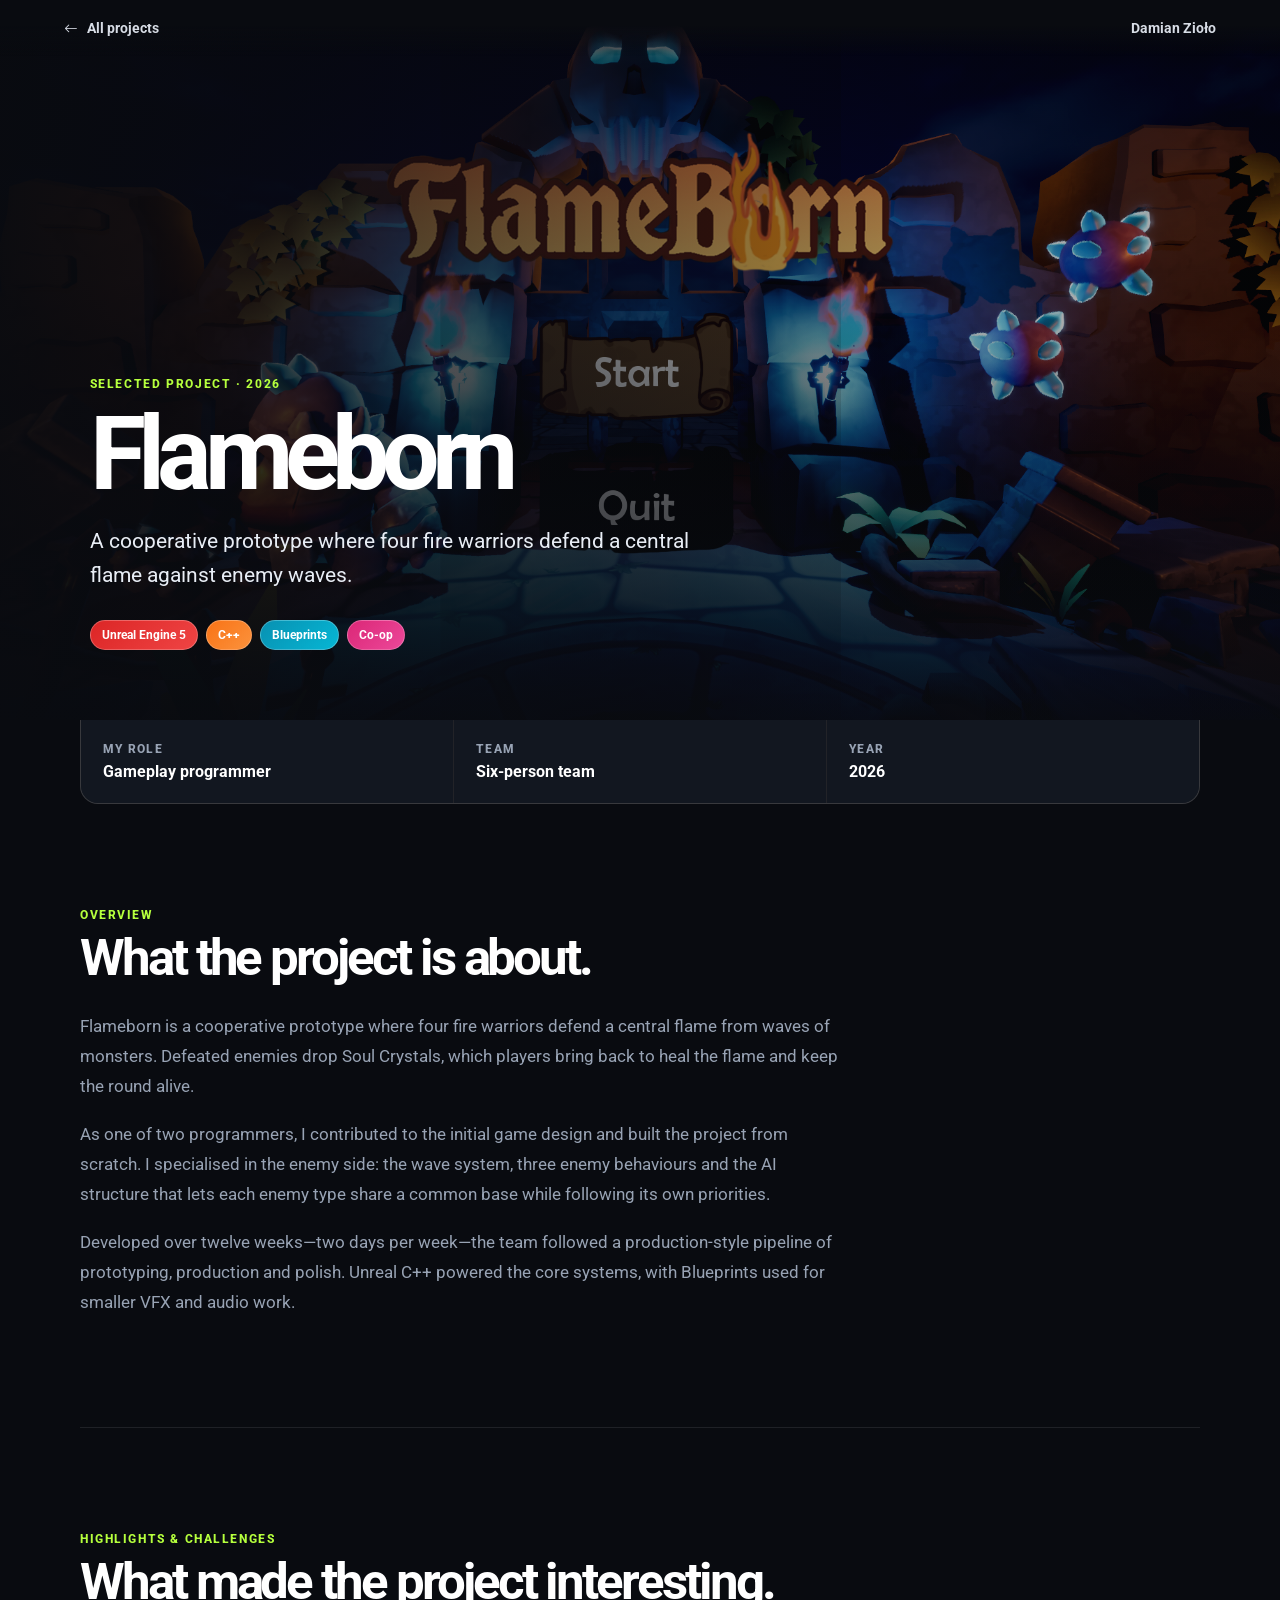
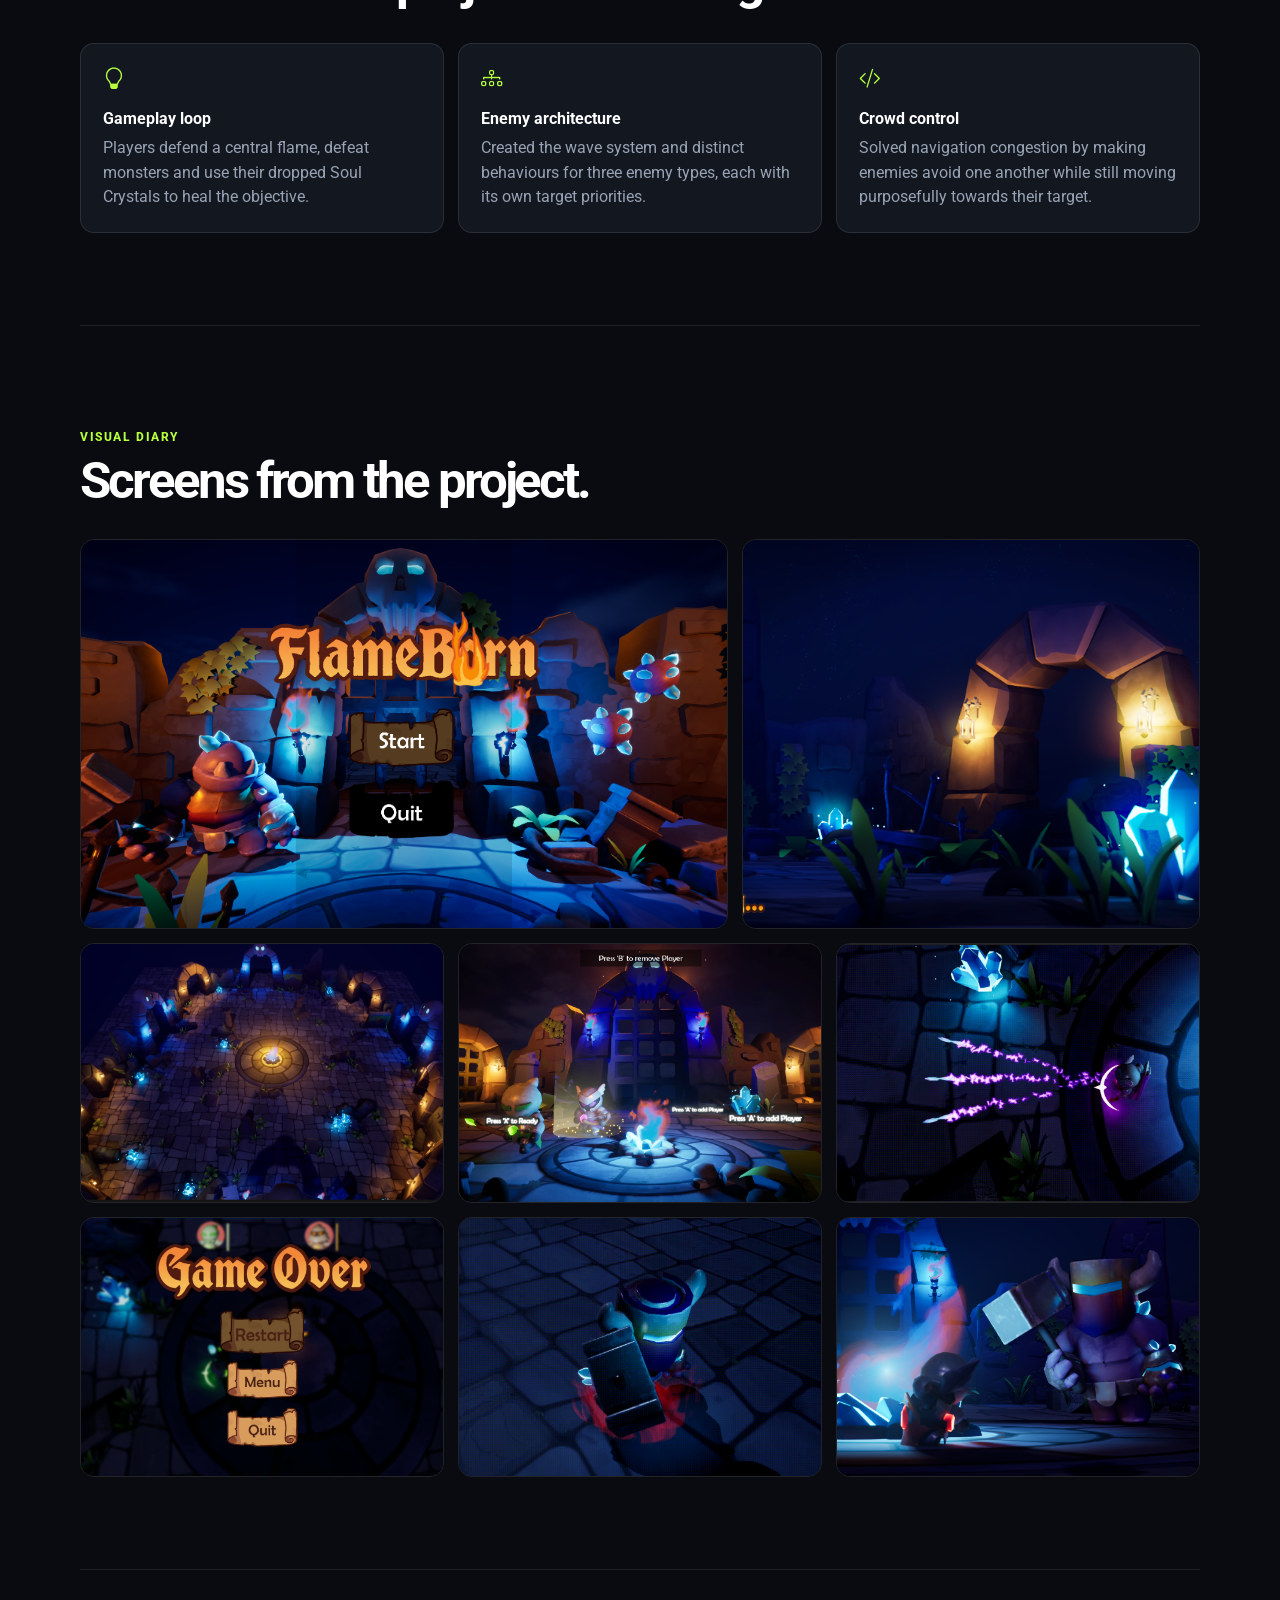
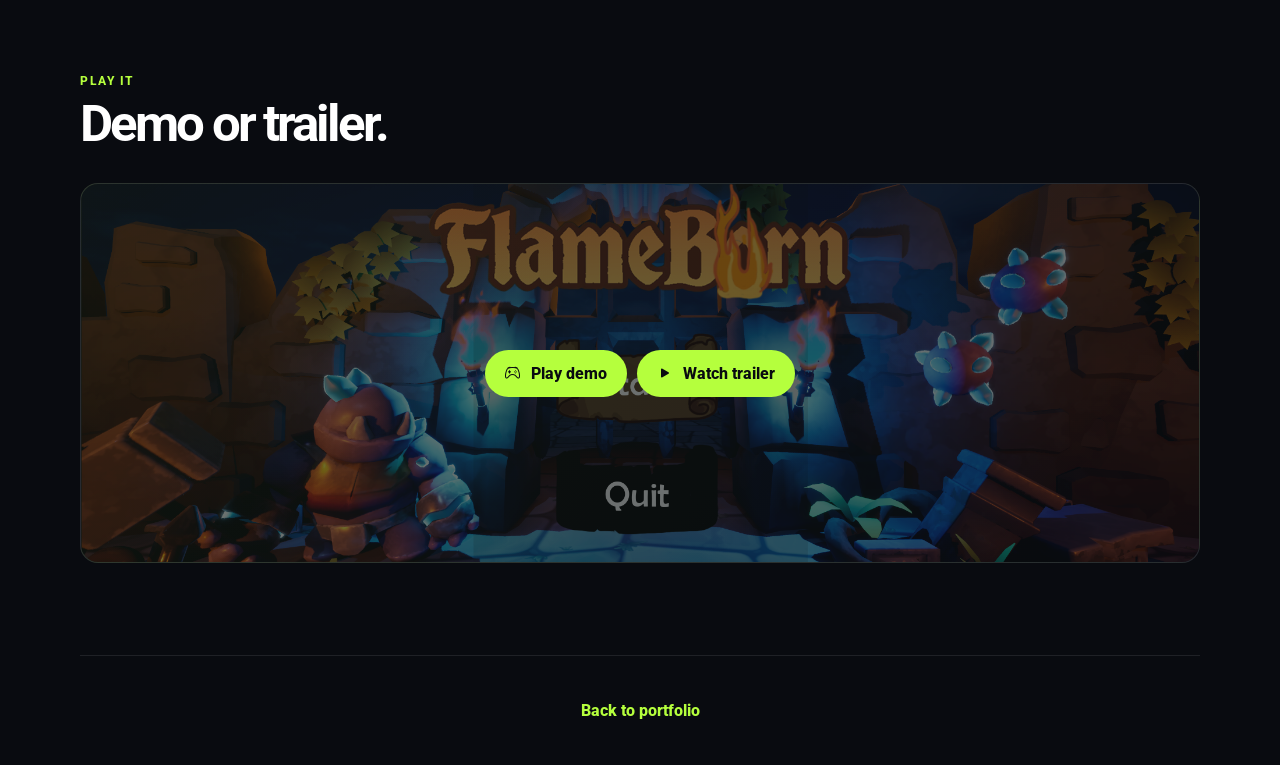
<file: project.html>
<!DOCTYPE html>
<html lang="en">
<head>
  <meta charset="utf-8"><meta name="viewport" content="width=device-width, initial-scale=1">
  <title>Project | Damian Zioło</title>
  <link rel="preconnect" href="https://fonts.googleapis.com"><link rel="preconnect" href="https://fonts.gstatic.com" crossorigin>
  <link href="https://fonts.googleapis.com/css2?family=Roboto:wght@400;500;700;800;900&display=swap" rel="stylesheet">
  <link href="assets/vendor/bootstrap-icons/bootstrap-icons.css" rel="stylesheet"><link href="assets/css/project-detail.css" rel="stylesheet">
</head>
<body>
  <nav class="project-nav"><a href="index.html#portfolio"><i class="bi bi-arrow-left"></i> All projects</a><a href="index.html">Damian Zioło</a></nav>
  <main id="project-page"></main>
  <footer class="project-footer"><a href="index.html#portfolio">Back to portfolio</a></footer>
  <script src="assets/js/project-page.js"></script>
</body>
</html>
</file>
<file: assets/css/project-detail.css>
:root { --ink:#090b10; --panel:#121720; --panel-2:#0d1118; --text:#d7dce5; --muted:#98a3b4; --lime:#b5ff3d; }
* { box-sizing:border-box; } body { margin:0; background:var(--ink); color:var(--text); font-family:"Roboto",system-ui,sans-serif; } a { color:inherit; text-decoration:none; }
.project-nav { position:fixed; inset:0 0 auto; z-index:20; display:flex; justify-content:space-between; align-items:center; padding:20px clamp(20px,5vw,72px); background:linear-gradient(#090b10 45%,transparent); font-size:.85rem; font-weight:700; }.project-nav a { display:inline-flex; align-items:center; gap:9px; }.project-nav a:hover { color:var(--lime); }
.project-hero { position:relative; min-height:min(720px,92svh); display:flex; align-items:end; overflow:hidden; isolation:isolate; padding:clamp(110px,15vw,190px) clamp(24px,7vw,110px) 70px; }.project-hero::before { content:""; position:absolute; inset:0; z-index:-1; background:linear-gradient(90deg,rgba(9,11,16,.96),rgba(9,11,16,.35) 72%),linear-gradient(0deg,rgba(9,11,16,.9),transparent 55%); }.project-hero img { position:absolute; inset:0; z-index:-2; width:100%; height:100%; object-fit:cover; filter:saturate(.84) contrast(1.08); }.project-kicker { margin:0 0 18px; color:var(--lime); font-size:.78rem; font-weight:800; letter-spacing:.13em; text-transform:uppercase; }.project-hero h1 { max-width:950px; margin:0; color:#fff; font-size:clamp(3.2rem,8vw,7.5rem); line-height:.88; letter-spacing:-.075em; }.project-lead { max-width:650px; margin:26px 0 0; color:#e8edf5; font-size:clamp(1.05rem,1.8vw,1.3rem); line-height:1.6; }
.tag-list { display:flex; flex-wrap:wrap; gap:8px; margin-top:28px; }.tag { padding:7px 11px; border:1px solid rgba(255,255,255,.25); border-radius:999px; background:rgba(9,11,16,.32); color:#fff; font-size:.76rem; font-weight:700; }
.project-content { width:min(1120px,calc(100% - 48px)); margin:0 auto; }.project-meta { display:grid; grid-template-columns:repeat(3,1fr); gap:1px; margin-top:-1px; background:rgba(255,255,255,.1); border:1px solid rgba(255,255,255,.1); border-radius:0 0 18px 18px; overflow:hidden; }.meta-item { padding:22px; background:var(--panel); }.meta-item span { display:block; margin-bottom:6px; color:var(--muted); font-size:.72rem; font-weight:800; letter-spacing:.11em; text-transform:uppercase; }.meta-item strong { color:#fff; font-size:1rem; }
.content-section { padding:92px 0; border-bottom:1px solid rgba(255,255,255,.09); }.section-label { color:var(--lime); font-size:.76rem; font-weight:800; letter-spacing:.13em; text-transform:uppercase; }.content-section h2 { max-width:820px; margin:12px 0 28px; color:#fff; font-size:clamp(2.1rem,4vw,4rem); line-height:.95; letter-spacing:-.06em; }.copy { max-width:760px; color:var(--muted); font-size:1.08rem; line-height:1.75; }.copy strong { color:#fff; }
.feature-grid { display:grid; grid-template-columns:repeat(3,1fr); gap:14px; margin-top:36px; }.feature { min-height:180px; padding:22px; border:1px solid rgba(255,255,255,.1); border-radius:14px; background:var(--panel); }.feature i { color:var(--lime); font-size:1.35rem; }.feature h3 { margin:18px 0 8px; color:#fff; font-size:1rem; }.feature p { margin:0; color:var(--muted); line-height:1.55; }
.code-note { margin-top:34px; padding:24px; border-left:3px solid var(--lime); background:rgba(181,255,61,.06); color:var(--muted); line-height:1.65; }.code-note strong { color:#fff; }
.gallery { display:grid; grid-template-columns:repeat(12,1fr); gap:14px; margin-top:34px; }.gallery img { width:100%; height:260px; border:1px solid rgba(255,255,255,.1); border-radius:14px; object-fit:cover; }.gallery img:nth-child(1) { grid-column:span 7; height:390px; }.gallery img:nth-child(2) { grid-column:span 5; height:390px; }.gallery img:nth-child(n+3) { grid-column:span 4; }
.trailer { position:relative; display:grid; place-items:center; min-height:380px; margin-top:34px; border:1px solid rgba(255,255,255,.1); border-radius:18px; overflow:hidden; background:linear-gradient(135deg,#172116,#0d1118); }.trailer img { position:absolute; inset:0; width:100%; height:100%; object-fit:cover; opacity:.38; }.trailer a { position:relative; display:inline-flex; align-items:center; gap:10px; padding:14px 20px; border-radius:999px; background:var(--lime); color:#090b10; font-weight:800; }.trailer a:hover { background:#d1ff84; }
.project-footer { padding:45px 24px; text-align:center; color:var(--muted); }.project-footer a { color:var(--lime); font-weight:800; }
@media (max-width:760px) { .project-meta,.feature-grid { grid-template-columns:1fr; }.project-hero { min-height:680px; }.content-section { padding:68px 0; }.gallery { grid-template-columns:1fr; }.gallery img,.gallery img:nth-child(1),.gallery img:nth-child(2),.gallery img:nth-child(n+3) { grid-column:auto; height:230px; }.trailer { min-height:260px; } }

/* Match the colour language of project tags on the portfolio overview. */
.tag-unreal { background:linear-gradient(135deg,#dc2626,#ef4444); }.tag-unity { background:linear-gradient(135deg,#16a34a,#22c55e); }.tag-custom { background:linear-gradient(135deg,#4b5563,#111827); }.tag-sdl { background:linear-gradient(135deg,#6366f1,#8b5cf6); }.tag-cpp { background:linear-gradient(135deg,#f97316,#fb923c); }.tag-csharp { background:linear-gradient(135deg,#2563eb,#3b82f6); }.tag-blueprints { background:linear-gradient(135deg,#0891b2,#06b6d4); }.tag-ai { background:linear-gradient(135deg,#7c3aed,#a855f7); }.tag-multiplayer { background:linear-gradient(135deg,#db2777,#ec4899); }.tag-roguelike { background:linear-gradient(135deg,#9333ea,#c084fc); }.tag-graphics { background:linear-gradient(135deg,#0f766e,#14b8a6); }.tag-prototype { background:linear-gradient(135deg,#ca8a04,#eab308); }.tag-combat { background:linear-gradient(135deg,#be123c,#f43f5e); }
.trailer > div { position:relative; display:flex; flex-wrap:wrap; justify-content:center; gap:10px; }
</file>
